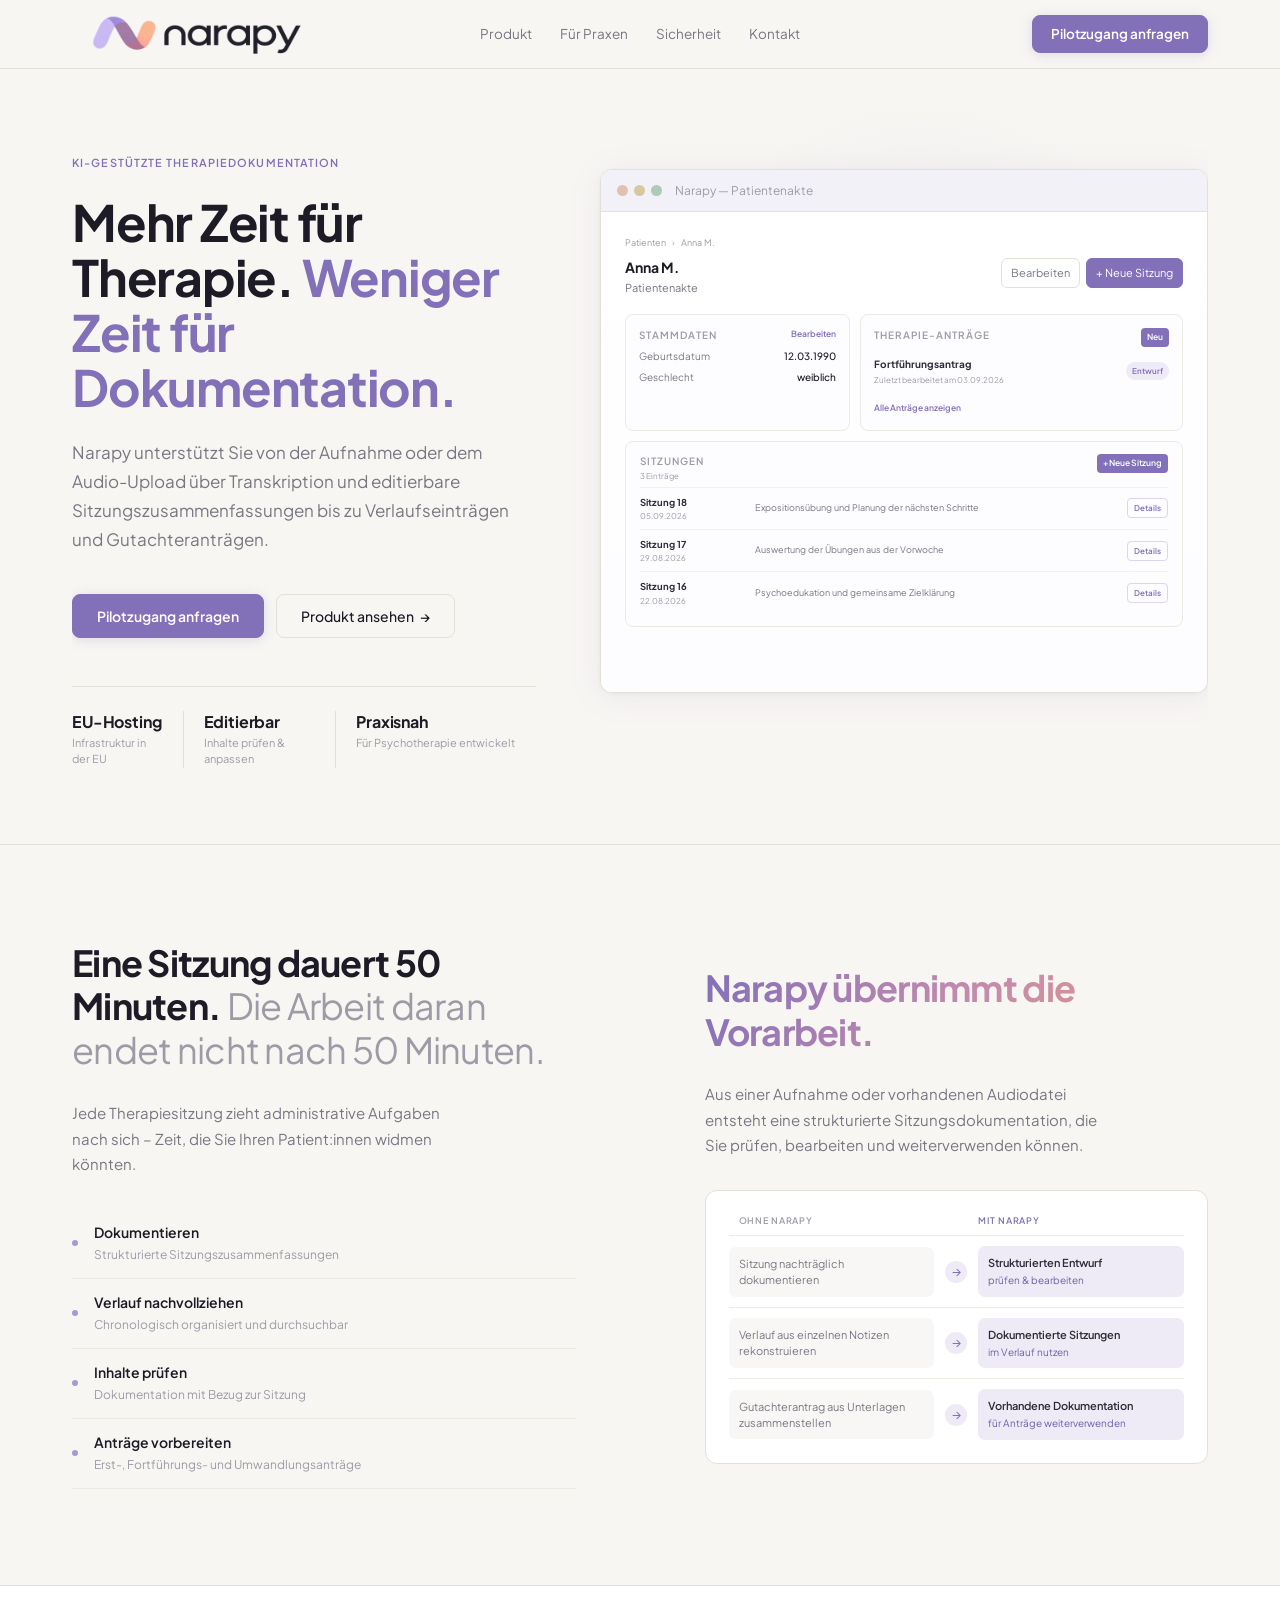
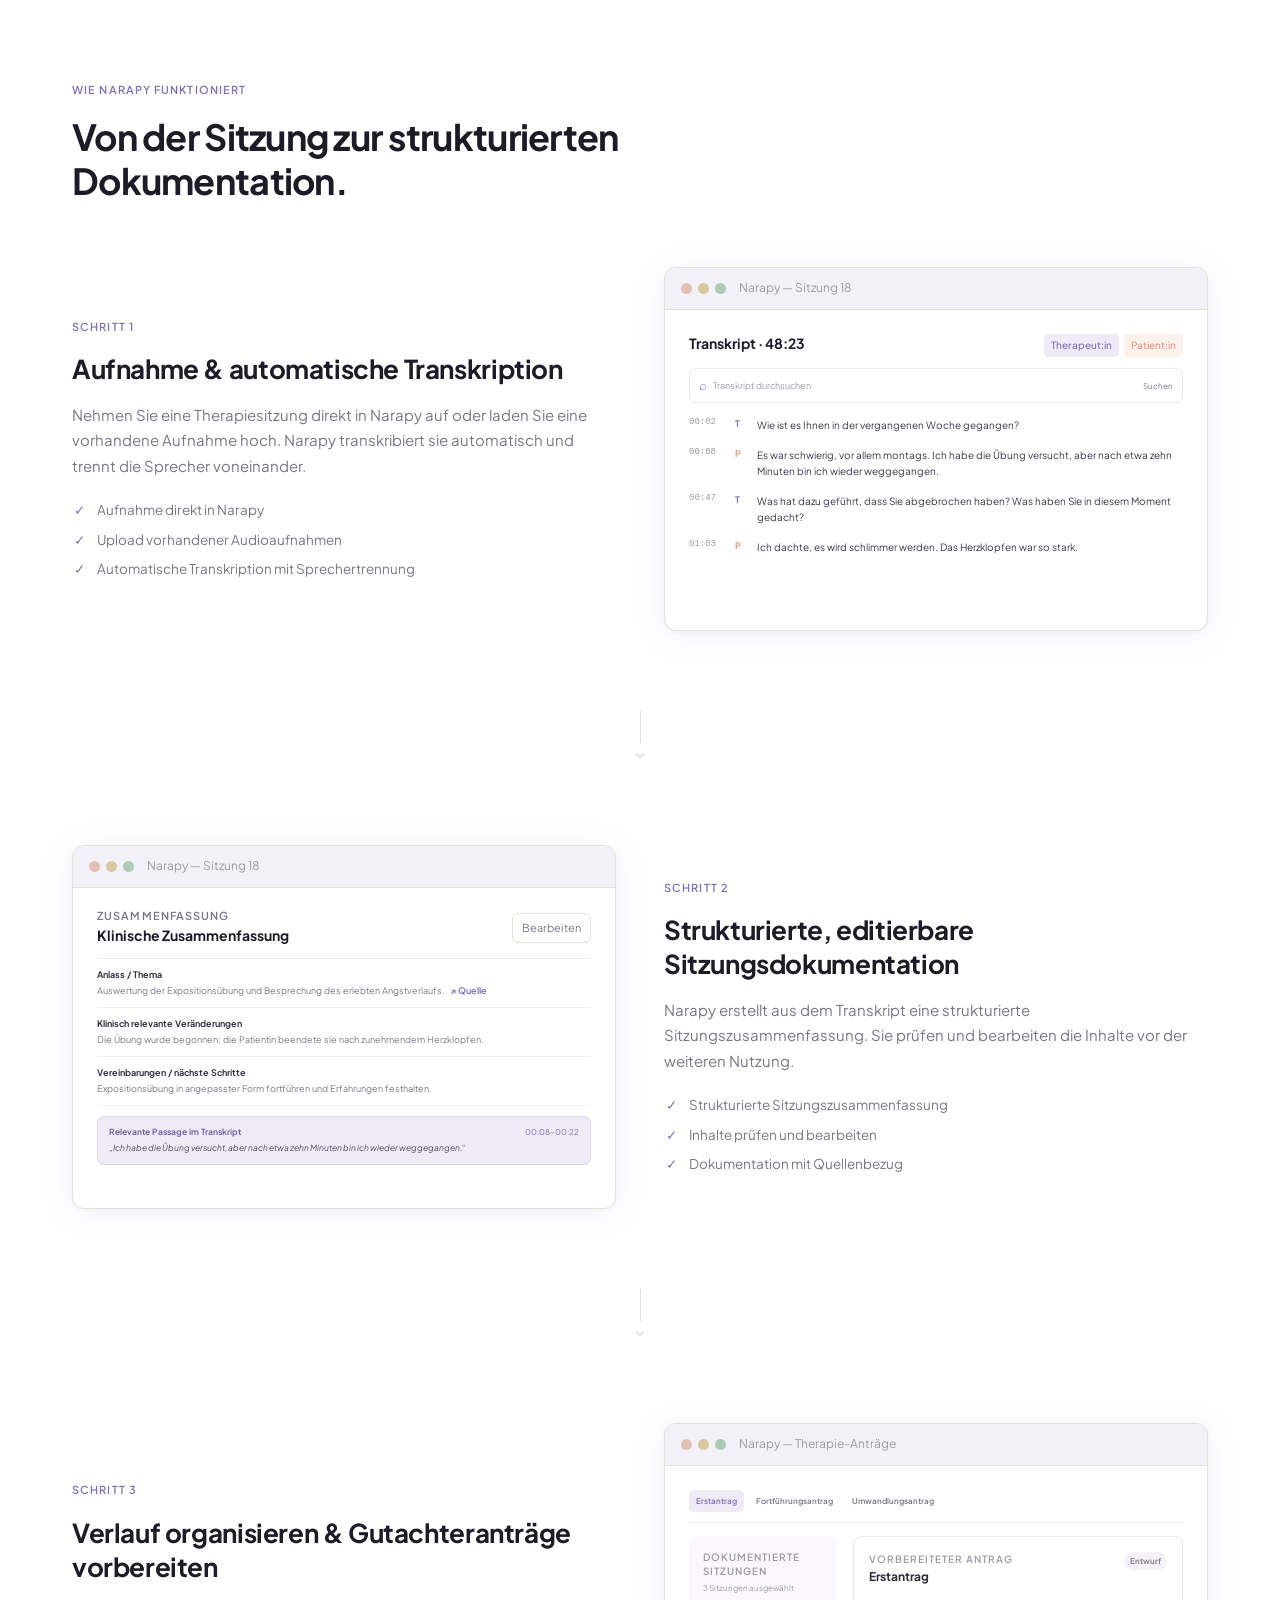
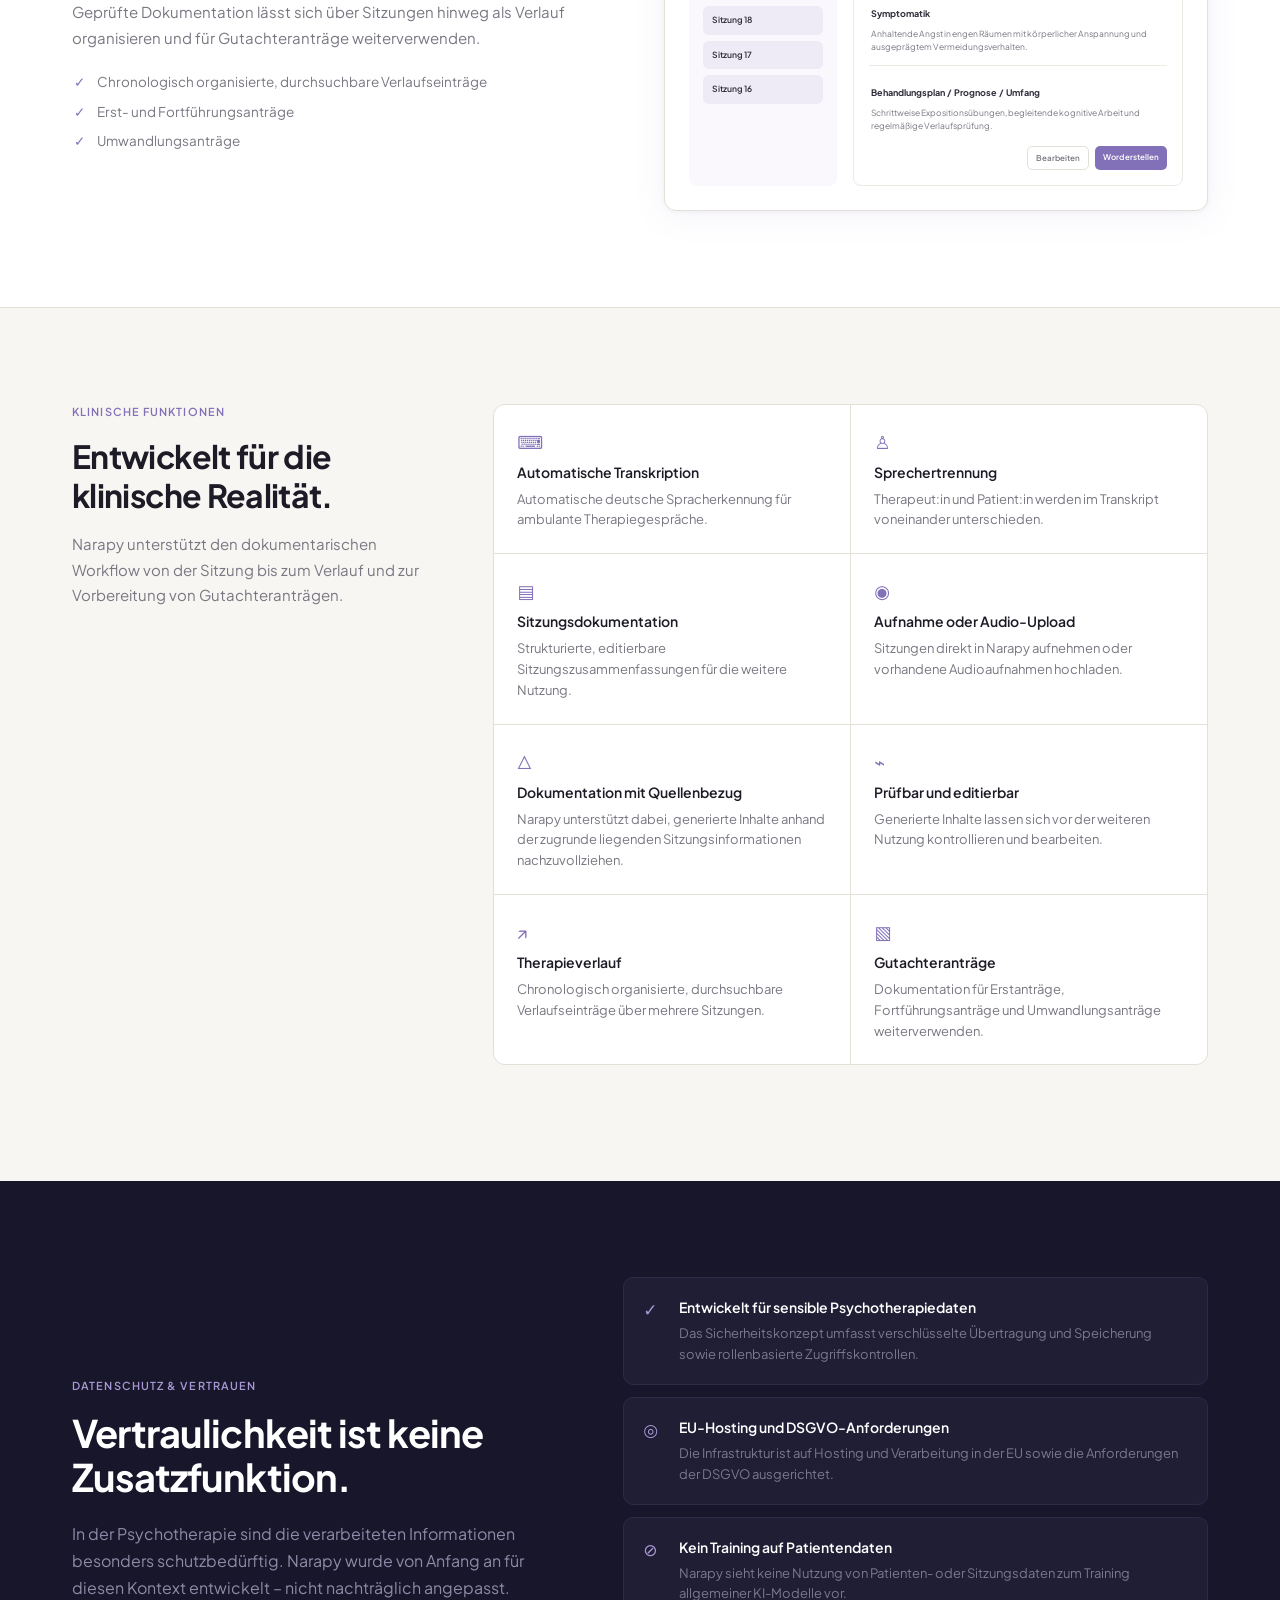
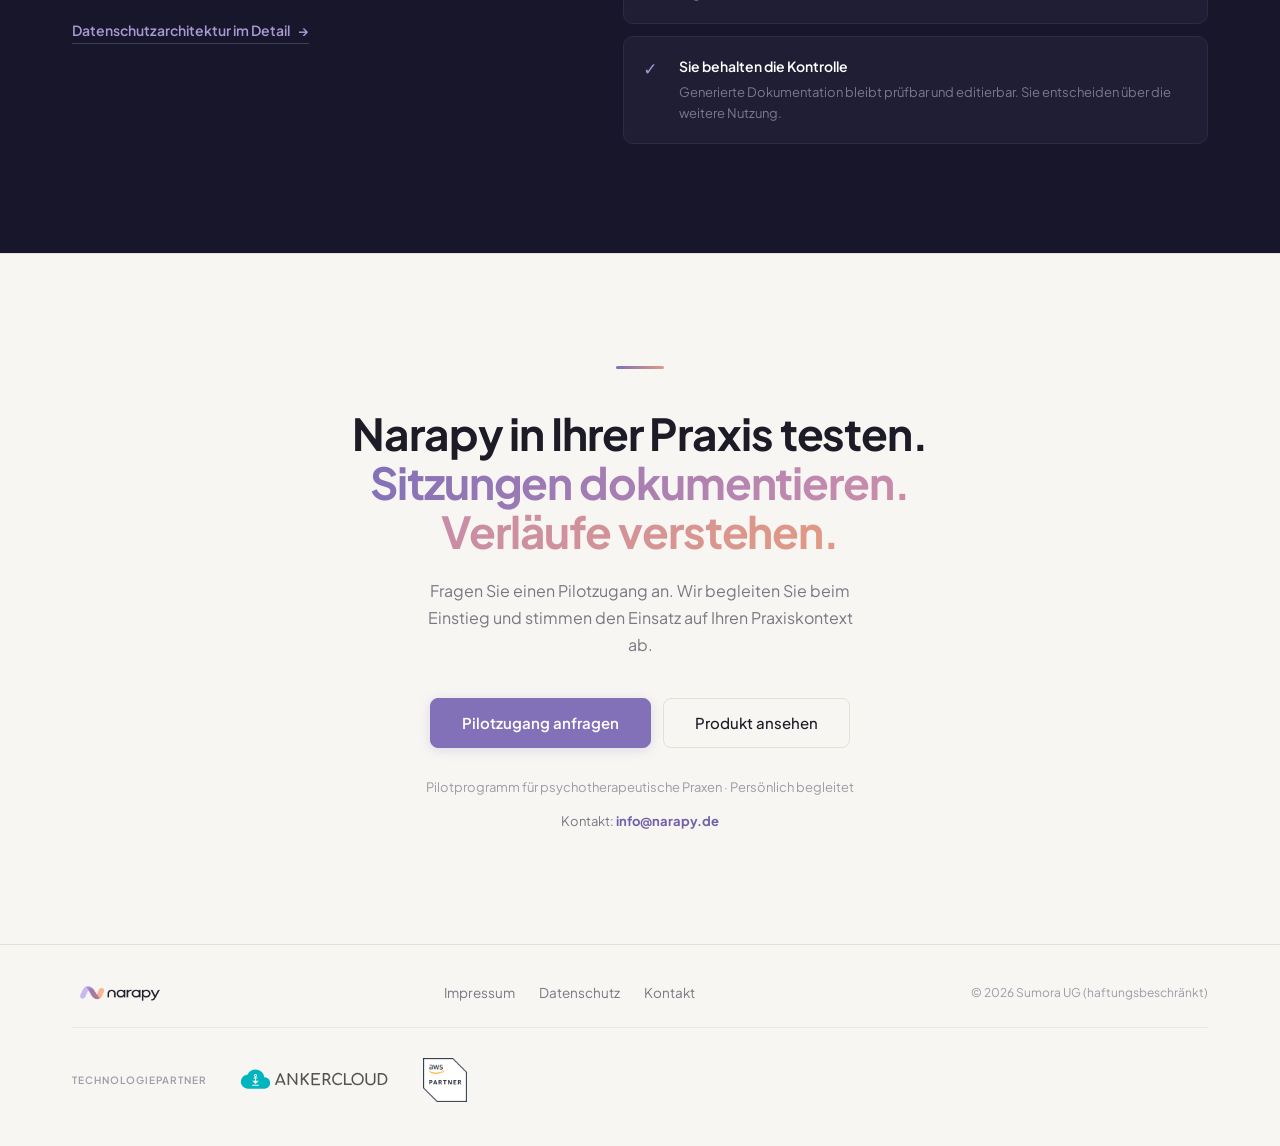
<file: index.html>
<!doctype html>
<html lang="de">
<head>
  <meta charset="UTF-8">
  <meta name="viewport" content="width=device-width, initial-scale=1">
  <title>Narapy – KI-gestützte Therapiedokumentation</title>
  <meta name="description" content="Narapy unterstützt psychotherapeutische Praxen bei Transkription, Sitzungsdokumentation, Verlaufseinträgen und Gutachteranträgen.">
  <meta name="robots" content="index, follow">
  <meta name="theme-color" content="#f8f6f3">
  <meta property="og:type" content="website">
  <meta property="og:locale" content="de_DE">
  <meta property="og:title" content="Narapy – KI-gestützte Therapiedokumentation">
  <meta property="og:description" content="Sitzungen dokumentieren. Verläufe verstehen.">
  <meta name="twitter:card" content="summary">
  <link rel="icon" href="assets/narapy/favicon.png" type="image/png">
  <link rel="stylesheet" href="styles.css">
  <script src="site.js" defer></script>
</head>
<body>
  <a class="skip-link" href="#main-content">Zum Inhalt springen</a>
  <header class="site-header">
    <div class="shell header-inner">
      <a class="brand" href="#top" aria-label="Narapy Startseite"><img src="assets/narapy/header-logo.png" alt="Narapy" width="300" height="100"></a>
      <nav class="desktop-nav" aria-label="Hauptnavigation"><a href="#produkt">Produkt</a><a href="#praxen">Für Praxen</a><a href="#sicherheit">Sicherheit</a><a href="#contact">Kontakt</a></nav>
      <a class="button button-small header-cta" href="mailto:info@narapy.de?subject=Pilotzugang%20anfragen" data-contact-link data-contact-subject="Pilotzugang anfragen">Pilotzugang anfragen</a>
      <button class="menu-toggle" type="button" aria-expanded="false" aria-controls="mobile-navigation" aria-label="Navigation öffnen"><span></span><span></span></button>
    </div>
    <nav class="mobile-nav" id="mobile-navigation" aria-label="Mobile Navigation" hidden>
      <a href="#produkt">Produkt</a><a href="#praxen">Für Praxen</a><a href="#sicherheit">Sicherheit</a><a href="#contact">Kontakt</a><a class="button button-small" href="mailto:info@narapy.de?subject=Pilotzugang%20anfragen" data-contact-link data-contact-subject="Pilotzugang anfragen">Pilotzugang anfragen</a>
    </nav>
  </header>

  <main id="main-content">
    <span id="top" class="anchor-target" aria-hidden="true"></span>
    <section class="hero section-shell" aria-labelledby="hero-title">
      <div class="hero-glow" aria-hidden="true"></div>
      <div class="hero-grid">
        <div class="hero-copy">
          <p class="eyebrow">KI-gestützte Therapiedokumentation</p>
          <h1 id="hero-title">Mehr Zeit für Therapie. <span>Weniger Zeit für Dokumentation.</span></h1>
          <p class="hero-lead">Narapy unterstützt Sie von der Aufnahme oder dem Audio-Upload über Transkription und editierbare Sitzungszusammenfassungen bis zu Verlaufseinträgen und Gutachteranträgen.</p>
          <div class="button-row"><a class="button" href="mailto:info@narapy.de?subject=Pilotzugang%20anfragen" data-contact-link data-contact-subject="Pilotzugang anfragen">Pilotzugang anfragen</a><a class="button button-secondary" href="#produkt">Produkt ansehen <span aria-hidden="true">→</span></a></div>
          <dl class="stats" aria-label="Produktvorteile"><div><dt>EU-Hosting</dt><dd>Infrastruktur in der EU</dd></div><div><dt>Editierbar</dt><dd>Inhalte prüfen &amp; anpassen</dd></div><div><dt>Praxisnah</dt><dd>Für Psychotherapie entwickelt</dd></div></dl>
        </div>
        <div class="app-window dashboard-window" aria-label="Beispielhafte Narapy Patientenakte">
          <div class="window-bar"><span class="window-dot dot-peach"></span><span class="window-dot dot-gold"></span><span class="window-dot dot-green"></span><span class="window-title">Narapy — Patientenakte</span></div>
          <div class="dashboard-body">
            <div class="dashboard-main patient-record">
              <div class="record-breadcrumb">Patienten <span>›</span> Anna M.</div>
              <div class="mock-heading-row record-heading"><div><h2>Anna M.</h2><p>Patientenakte</p></div><div class="mock-actions" aria-hidden="true"><span>Bearbeiten</span><span class="mock-primary">+ Neue Sitzung</span></div></div>
              <div class="record-overview">
                <article class="mock-card compact patient-info-card"><div class="mock-card-heading"><p class="mock-label">Stammdaten</p><span>Bearbeiten</span></div><dl class="mock-data"><div><dt>Geburtsdatum</dt><dd>12.03.1990</dd></div><div><dt>Geschlecht</dt><dd>weiblich</dd></div></dl></article>
                <article class="mock-card compact application-overview-card"><div class="mock-card-heading"><p class="mock-label">Therapie-Anträge</p><span class="mock-add">Neu</span></div><div class="application-overview-row"><div><strong>Fortführungsantrag</strong><small>Zuletzt bearbeitet am 03.09.2026</small></div><em>Entwurf</em></div><span class="mock-text-link">Alle Anträge anzeigen</span></article>
              </div>
              <article class="mock-card sessions-card"><div class="mock-card-heading"><div><p class="mock-label">Sitzungen</p><small>3 Einträge</small></div><span class="mock-add">+ Neue Sitzung</span></div><ol class="patient-session-list"><li><div><strong>Sitzung 18</strong><time>05.09.2026</time></div><p>Expositionsübung und Planung der nächsten Schritte</p><span>Details</span></li><li><div><strong>Sitzung 17</strong><time>29.08.2026</time></div><p>Auswertung der Übungen aus der Vorwoche</p><span>Details</span></li><li><div><strong>Sitzung 16</strong><time>22.08.2026</time></div><p>Psychoedukation und gemeinsame Zielklärung</p><span>Details</span></li></ol></article>
            </div>
          </div>
        </div>
      </div>
    </section>

    <section class="section section-border" id="praxen" aria-labelledby="problem-title">
      <div class="shell problem-grid">
        <div><h2 id="problem-title">Eine Sitzung dauert 50 Minuten. <span class="soft-heading">Die Arbeit daran endet nicht nach 50 Minuten.</span></h2><p>Jede Therapiesitzung zieht administrative Aufgaben nach sich – Zeit, die Sie Ihren Patient:innen widmen könnten.</p>
          <ul class="task-list"><li><span></span><div><strong>Dokumentieren</strong><small>Strukturierte Sitzungszusammenfassungen</small></div></li><li><span></span><div><strong>Verlauf nachvollziehen</strong><small>Chronologisch organisiert und durchsuchbar</small></div></li><li><span></span><div><strong>Inhalte prüfen</strong><small>Dokumentation mit Bezug zur Sitzung</small></div></li><li><span></span><div><strong>Anträge vorbereiten</strong><small>Erst-, Fortführungs- und Umwandlungsanträge</small></div></li></ul>
        </div>
        <div class="problem-divider" aria-hidden="true"></div>
        <div><h2 class="gradient-heading">Narapy übernimmt die Vorarbeit.</h2><p>Aus einer Aufnahme oder vorhandenen Audiodatei entsteht eine strukturierte Sitzungsdokumentation, die Sie prüfen, bearbeiten und weiterverwenden können.</p>
          <div class="comparison-card"><div class="comparison-head"><span>Ohne Narapy</span><span aria-hidden="true"></span><span>Mit Narapy</span></div><div class="transformation-list"><div class="transformation-row"><div class="transformation-side transformation-before">Sitzung nachträglich dokumentieren</div><span class="transformation-arrow" aria-hidden="true">→</span><div class="transformation-side transformation-after"><strong>Strukturierten Entwurf</strong><small>prüfen &amp; bearbeiten</small></div></div><div class="transformation-row"><div class="transformation-side transformation-before">Verlauf aus einzelnen Notizen rekonstruieren</div><span class="transformation-arrow" aria-hidden="true">→</span><div class="transformation-side transformation-after"><strong>Dokumentierte Sitzungen</strong><small>im Verlauf nutzen</small></div></div><div class="transformation-row"><div class="transformation-side transformation-before">Gutachterantrag aus Unterlagen zusammenstellen</div><span class="transformation-arrow" aria-hidden="true">→</span><div class="transformation-side transformation-after"><strong>Vorhandene Dokumentation</strong><small>für Anträge weiterverwenden</small></div></div></div></div>
        </div>
      </div>
    </section>

    <section class="section section-border product-section" id="produkt" aria-labelledby="product-title">
      <span id="product" class="anchor-target" aria-hidden="true"></span><span id="ablauf" class="anchor-target" aria-hidden="true"></span>
      <div class="shell">
        <div class="section-intro"><p class="eyebrow">Wie Narapy funktioniert</p><h2 id="product-title">Von der Sitzung zur strukturierten Dokumentation.</h2></div>
        <div class="workflow">
          <article class="workflow-step">
            <div class="step-copy"><p class="eyebrow">Schritt 1</p><h3>Aufnahme &amp; automatische Transkription</h3><p>Nehmen Sie eine Therapiesitzung direkt in Narapy auf oder laden Sie eine vorhandene Aufnahme hoch. Narapy transkribiert sie automatisch und trennt die Sprecher voneinander.</p><ul class="check-list"><li>Aufnahme direkt in Narapy</li><li>Upload vorhandener Audioaufnahmen</li><li>Automatische Transkription mit Sprechertrennung</li></ul></div>
            <div class="app-window transcript-window" aria-label="Beispielhaftes automatisches Transkript"><div class="window-bar"><span class="window-dot dot-peach"></span><span class="window-dot dot-gold"></span><span class="window-dot dot-green"></span><span class="window-title">Narapy — Sitzung 18</span></div><div class="mock-content"><div class="mock-heading-row transcript-heading"><h4>Transkript · 48:23</h4><div class="tags"><span>Therapeut:in</span><span class="peach-tag">Patient:in</span></div></div><div class="mock-search" aria-hidden="true"><span>⌕</span><span>Transkript durchsuchen</span><small>Suchen</small></div><div class="transcript-line"><time>00:02</time><b class="therapist">T</b><p>Wie ist es Ihnen in der vergangenen Woche gegangen?</p></div><div class="transcript-line"><time>00:08</time><b class="client">P</b><p>Es war schwierig, vor allem montags. Ich habe die Übung versucht, aber nach etwa zehn Minuten bin ich wieder weggegangen.</p></div><div class="transcript-line"><time>00:47</time><b class="therapist">T</b><p>Was hat dazu geführt, dass Sie abgebrochen haben? Was haben Sie in diesem Moment gedacht?</p></div><div class="transcript-line"><time>01:03</time><b class="client">P</b><p>Ich dachte, es wird schlimmer werden. Das Herzklopfen war so stark.</p></div></div></div>
          </article>
          <div class="flow-arrow" aria-hidden="true"><span></span><b>⌄</b></div>
          <article class="workflow-step reverse">
            <div class="step-copy"><p class="eyebrow">Schritt 2</p><h3>Strukturierte, editierbare Sitzungsdokumentation</h3><p>Narapy erstellt aus dem Transkript eine strukturierte Sitzungszusammenfassung. Sie prüfen und bearbeiten die Inhalte vor der weiteren Nutzung.</p><ul class="check-list"><li>Strukturierte Sitzungszusammenfassung</li><li>Inhalte prüfen und bearbeiten</li><li>Dokumentation mit Quellenbezug</li></ul></div>
            <div class="app-window documentation-window" aria-label="Beispielhafte editierbare Sitzungsdokumentation"><div class="window-bar"><span class="window-dot dot-peach"></span><span class="window-dot dot-gold"></span><span class="window-dot dot-green"></span><span class="window-title">Narapy — Sitzung 18</span></div><div class="mock-content documentation-content"><div class="mock-heading-row documentation-heading"><div><p class="mock-label">Zusammenfassung</p><h4>Klinische Zusammenfassung</h4></div><div class="mock-actions" aria-hidden="true"><span>Bearbeiten</span></div></div><div class="summary-sections"><article><h5>Anlass / Thema</h5><p>Auswertung der Expositionsübung und Besprechung des erlebten Angstverlaufs.<button type="button" tabindex="-1">↗ Quelle</button></p></article><article><h5>Klinisch relevante Veränderungen</h5><p>Die Übung wurde begonnen; die Patientin beendete sie nach zunehmendem Herzklopfen.</p></article><article><h5>Vereinbarungen / nächste Schritte</h5><p>Expositionsübung in angepasster Form fortführen und Erfahrungen festhalten.</p></article></div><div class="source-reference"><div><span>Relevante Passage im Transkript</span><small>00:08–00:22</small></div><p>„Ich habe die Übung versucht, aber nach etwa zehn Minuten bin ich wieder weggegangen.“</p></div></div></div>
          </article>
          <div class="flow-arrow" aria-hidden="true"><span></span><b>⌄</b></div>
          <article class="workflow-step">
            <div class="step-copy"><p class="eyebrow">Schritt 3</p><h3>Verlauf organisieren &amp; Gutachteranträge vorbereiten</h3><p>Geprüfte Dokumentation lässt sich über Sitzungen hinweg als Verlauf organisieren und für Gutachteranträge weiterverwenden.</p><ul class="check-list"><li>Chronologisch organisierte, durchsuchbare Verlaufseinträge</li><li>Erst- und Fortführungsanträge</li><li>Umwandlungsanträge</li></ul></div>
            <div class="app-window history-window" aria-label="Beispielhafte Vorbereitung eines Therapie-Antrags"><div class="window-bar"><span class="window-dot dot-peach"></span><span class="window-dot dot-gold"></span><span class="window-dot dot-green"></span><span class="window-title">Narapy — Therapie-Anträge</span></div><div class="mock-content application-workspace"><div class="application-tabs"><span class="active">Erstantrag</span><span>Fortführungsantrag</span><span>Umwandlungsantrag</span></div><div class="application-layout"><aside><div class="application-source-heading"><p class="mock-label">Dokumentierte Sitzungen</p><span>3 Sitzungen ausgewählt</span></div><ol class="application-source-list"><li>Sitzung 18</li><li>Sitzung 17</li><li>Sitzung 16</li></ol></aside><article class="application-draft"><div class="mock-card-heading"><div><p class="mock-label">Vorbereiteter Antrag</p><h4>Erstantrag</h4></div><em>Entwurf</em></div><div class="application-document"><section><strong>Symptomatik</strong><p>Anhaltende Angst in engen Räumen mit körperlicher Anspannung und ausgeprägtem Vermeidungsverhalten.</p></section><section><strong>Behandlungsplan / Prognose / Umfang</strong><p>Schrittweise Expositionsübungen, begleitende kognitive Arbeit und regelmäßige Verlaufsprüfung.</p></section></div><div class="draft-actions"><span>Bearbeiten</span><span>Word erstellen</span></div></article></div></div></div>
          </article>
        </div>
      </div>
    </section>

    <section class="section section-border features-section" aria-labelledby="features-title"><div class="shell features-layout"><div><p class="eyebrow">Klinische Funktionen</p><h2 id="features-title">Entwickelt für die klinische Realität.</h2><p>Narapy unterstützt den dokumentarischen Workflow von der Sitzung bis zum Verlauf und zur Vorbereitung von Gutachteranträgen.</p></div><div class="feature-grid"><article><span aria-hidden="true">⌨</span><h3>Automatische Transkription</h3><p>Automatische deutsche Spracherkennung für ambulante Therapiegespräche.</p></article><article><span aria-hidden="true">♙</span><h3>Sprechertrennung</h3><p>Therapeut:in und Patient:in werden im Transkript voneinander unterschieden.</p></article><article><span aria-hidden="true">▤</span><h3>Sitzungsdokumentation</h3><p>Strukturierte, editierbare Sitzungszusammenfassungen für die weitere Nutzung.</p></article><article><span aria-hidden="true">◉</span><h3>Aufnahme oder Audio-Upload</h3><p>Sitzungen direkt in Narapy aufnehmen oder vorhandene Audioaufnahmen hochladen.</p></article><article><span aria-hidden="true">△</span><h3>Dokumentation mit Quellenbezug</h3><p>Narapy unterstützt dabei, generierte Inhalte anhand der zugrunde liegenden Sitzungsinformationen nachzuvollziehen.</p></article><article><span aria-hidden="true">⌁</span><h3>Prüfbar und editierbar</h3><p>Generierte Inhalte lassen sich vor der weiteren Nutzung kontrollieren und bearbeiten.</p></article><article><span aria-hidden="true">↗</span><h3>Therapieverlauf</h3><p>Chronologisch organisierte, durchsuchbare Verlaufseinträge über mehrere Sitzungen.</p></article><article><span aria-hidden="true">▧</span><h3>Gutachteranträge</h3><p>Dokumentation für Erstanträge, Fortführungsanträge und Umwandlungsanträge weiterverwenden.</p></article></div></div></section>

    <section class="section security-section" id="sicherheit" aria-labelledby="security-title"><div class="shell security-layout"><div><p class="eyebrow">Datenschutz &amp; Vertrauen</p><h2 id="security-title">Vertraulichkeit ist keine Zusatzfunktion.</h2><p>In der Psychotherapie sind die verarbeiteten Informationen besonders schutzbedürftig. Narapy wurde von Anfang an für diesen Kontext entwickelt – nicht nachträglich angepasst.</p><a class="detail-link" href="privacypolicy.html">Datenschutzarchitektur im Detail <span aria-hidden="true">→</span></a></div><div class="trust-list"><article><span class="trust-icon" aria-hidden="true">✓</span><div><h3>Entwickelt für sensible Psychotherapiedaten</h3><p>Das Sicherheitskonzept umfasst verschlüsselte Übertragung und Speicherung sowie rollenbasierte Zugriffskontrollen.</p></div></article><article><span class="trust-icon" aria-hidden="true">◎</span><div><h3>EU-Hosting und DSGVO-Anforderungen</h3><p>Die Infrastruktur ist auf Hosting und Verarbeitung in der EU sowie die Anforderungen der DSGVO ausgerichtet.</p></div></article><article><span class="trust-icon" aria-hidden="true">⊘</span><div><h3>Kein Training auf Patientendaten</h3><p>Narapy sieht keine Nutzung von Patienten- oder Sitzungsdaten zum Training allgemeiner KI-Modelle vor.</p></div></article><article><span class="trust-icon" aria-hidden="true">✓</span><div><h3>Sie behalten die Kontrolle</h3><p>Generierte Dokumentation bleibt prüfbar und editierbar. Sie entscheiden über die weitere Nutzung.</p></div></article></div></div></section>

    <section class="section final-cta section-border" id="contact" aria-labelledby="contact-title"><div class="shell"><div class="gradient-rule" aria-hidden="true"></div><h2 id="contact-title">Narapy in Ihrer Praxis testen. <span class="gradient-heading">Sitzungen dokumentieren. Verläufe verstehen.</span></h2><p>Fragen Sie einen Pilotzugang an. Wir begleiten Sie beim Einstieg und stimmen den Einsatz auf Ihren Praxiskontext ab.</p><div class="button-row centered"><a class="button button-large" href="mailto:info@narapy.de?subject=Pilotzugang%20anfragen" data-contact-link data-contact-subject="Pilotzugang anfragen">Pilotzugang anfragen</a><a class="button button-secondary button-large" href="#produkt">Produkt ansehen</a></div><p class="cta-note">Pilotprogramm für psychotherapeutische Praxen · Persönlich begleitet</p><p class="contact-line">Kontakt: <a href="mailto:info@narapy.de" data-contact-link data-contact-email>info@narapy.de</a></p></div></section>
  </main>

  <footer class="site-footer"><div class="shell footer-inner"><a class="footer-brand" href="#top" aria-label="Narapy Startseite"><img src="assets/narapy/header-logo.png" alt="Narapy" width="300" height="100"></a><nav aria-label="Rechtliches und Kontakt"><a href="imprint.html">Impressum</a><a href="privacypolicy.html">Datenschutz</a><a href="#contact">Kontakt</a></nav><p>© <span data-current-year>2026</span> Sumora UG (haftungsbeschränkt)</p></div><div class="shell partner-strip" aria-label="Technologiepartner"><span>Technologiepartner</span><div class="partner-logos"><img class="partner-logo partner-logo-ankercloud" src="assets/partners/ankercloud-logo.svg" alt="Ankercloud"><span class="aws-badge-space"><img class="partner-logo partner-logo-aws" src="assets/partners/aws-partner-badge.png" alt="AWS Partner"></span></div></div></footer>
</body>
</html>
</file>
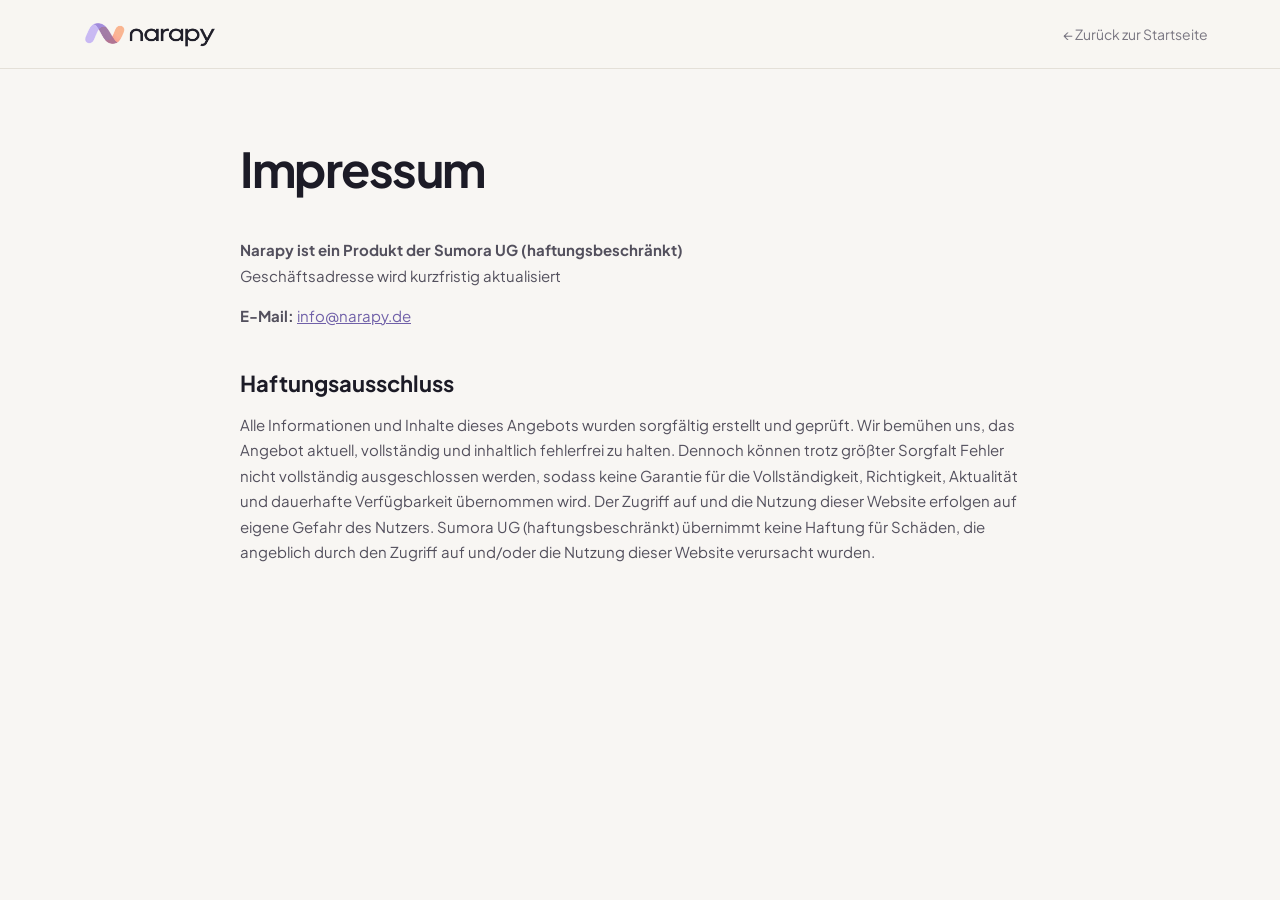
<file: imprint.html>
<!DOCTYPE html>
<html lang="de">
<head>
    <meta charset="UTF-8">
    <meta name="viewport" content="width=device-width, initial-scale=1.0">
    <title>Impressum – Narapy</title>
    <link rel="icon" href="assets/narapy/favicon.png" type="image/png">
    <link rel="stylesheet" href="styles.css">
    <script src="site.js" defer></script>
</head>
<body class="legal-page">
    <header class="legal-header"><div class="shell"><a class="brand" href="index.html"><img src="assets/narapy/header-logo.png" alt="Narapy" width="300" height="100"></a><a href="index.html">← Zurück zur Startseite</a></div></header>
    <main class="legal-main">
    <h1>Impressum</h1>
    <p><strong>Narapy ist ein Produkt der Sumora UG (haftungsbeschränkt)</strong><br>
    Geschäftsadresse wird kurzfristig aktualisiert</p>
    <p><strong>E-Mail:</strong> <a href="mailto:info@narapy.de" data-contact-link data-contact-email>info@narapy.de</a></p>

    <h2>Haftungsausschluss</h2>
    <p>Alle Informationen und Inhalte dieses Angebots wurden sorgfältig erstellt und geprüft. Wir bemühen uns, das Angebot aktuell, vollständig und inhaltlich fehlerfrei zu halten. Dennoch können trotz größter Sorgfalt Fehler nicht vollständig ausgeschlossen werden, sodass keine Garantie für die Vollständigkeit, Richtigkeit, Aktualität und dauerhafte Verfügbarkeit übernommen wird. Der Zugriff auf und die Nutzung dieser Website erfolgen auf eigene Gefahr des Nutzers. Sumora UG (haftungsbeschränkt) übernimmt keine Haftung für Schäden, die angeblich durch den Zugriff auf und/oder die Nutzung dieser Website verursacht wurden.</p>

    </main>
    </body>
</html>
</file>
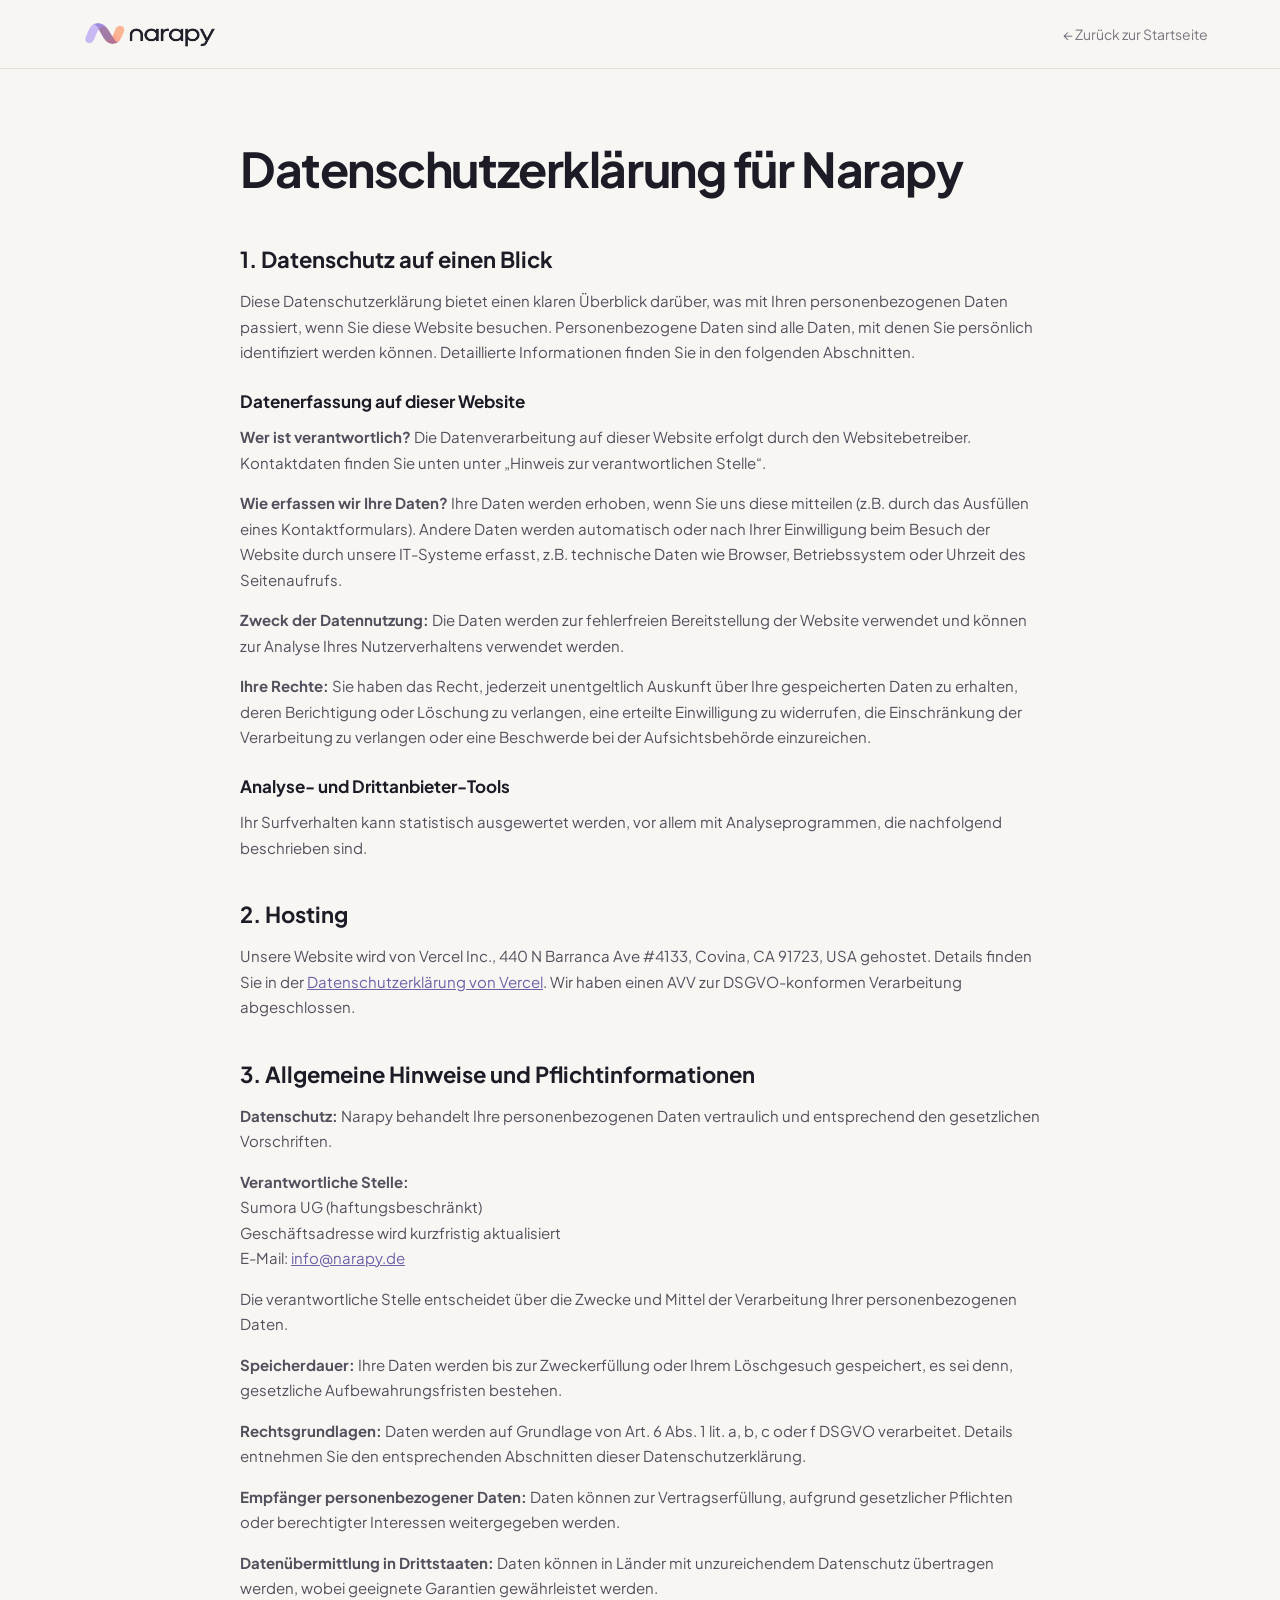
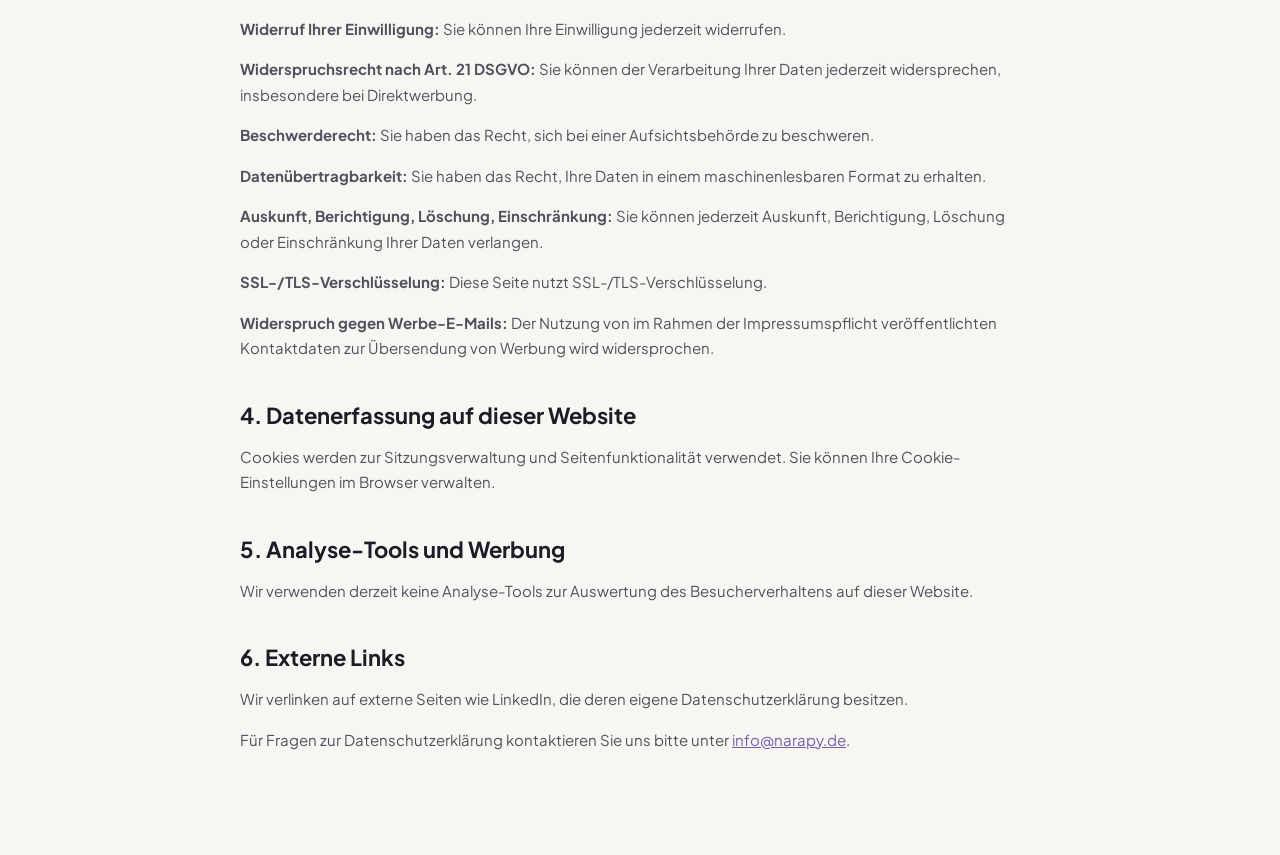
<file: privacypolicy.html>
<!DOCTYPE html>
<html lang="de">
<head>
    <meta charset="UTF-8">
    <meta name="viewport" content="width=device-width, initial-scale=1.0">
    <title>Narapy Datenschutzerklärung</title>
    <link rel="icon" href="assets/narapy/favicon.png" type="image/png">
    <link rel="stylesheet" href="styles.css">
    <script src="site.js" defer></script>
</head>
<body class="legal-page">
    <header class="legal-header"><div class="shell"><a class="brand" href="index.html"><img src="assets/narapy/header-logo.png" alt="Narapy" width="300" height="100"></a><a href="index.html">← Zurück zur Startseite</a></div></header>
    <main class="legal-main">
    <h1>Datenschutzerklärung für Narapy</h1>
    <h2>1. Datenschutz auf einen Blick</h2>
    <p>Diese Datenschutzerklärung bietet einen klaren Überblick darüber, was mit Ihren personenbezogenen Daten passiert, wenn Sie diese Website besuchen. Personenbezogene Daten sind alle Daten, mit denen Sie persönlich identifiziert werden können. Detaillierte Informationen finden Sie in den folgenden Abschnitten.</p>
    <h3>Datenerfassung auf dieser Website</h3>
    <p><strong>Wer ist verantwortlich?</strong> Die Datenverarbeitung auf dieser Website erfolgt durch den Websitebetreiber. Kontaktdaten finden Sie unten unter „Hinweis zur verantwortlichen Stelle“.</p>
    <p><strong>Wie erfassen wir Ihre Daten?</strong> Ihre Daten werden erhoben, wenn Sie uns diese mitteilen (z.B. durch das Ausfüllen eines Kontaktformulars). Andere Daten werden automatisch oder nach Ihrer Einwilligung beim Besuch der Website durch unsere IT-Systeme erfasst, z.B. technische Daten wie Browser, Betriebssystem oder Uhrzeit des Seitenaufrufs.</p>
    <p><strong>Zweck der Datennutzung:</strong> Die Daten werden zur fehlerfreien Bereitstellung der Website verwendet und können zur Analyse Ihres Nutzerverhaltens verwendet werden.</p>
    <p><strong>Ihre Rechte:</strong> Sie haben das Recht, jederzeit unentgeltlich Auskunft über Ihre gespeicherten Daten zu erhalten, deren Berichtigung oder Löschung zu verlangen, eine erteilte Einwilligung zu widerrufen, die Einschränkung der Verarbeitung zu verlangen oder eine Beschwerde bei der Aufsichtsbehörde einzureichen.</p>
    <h3>Analyse- und Drittanbieter-Tools</h3>
    <p>Ihr Surfverhalten kann statistisch ausgewertet werden, vor allem mit Analyseprogrammen, die nachfolgend beschrieben sind.</p>

    <h2>2. Hosting</h2>
    <p>Unsere Website wird von Vercel Inc., 440 N Barranca Ave #4133, Covina, CA 91723, USA gehostet. Details finden Sie in der <a href="https://vercel.com/legal/privacy-policy" target="_blank" rel="noopener noreferrer">Datenschutzerklärung von Vercel</a>. Wir haben einen AVV zur DSGVO-konformen Verarbeitung abgeschlossen.</p>

    <h2>3. Allgemeine Hinweise und Pflichtinformationen</h2>
    <p><strong>Datenschutz:</strong> Narapy behandelt Ihre personenbezogenen Daten vertraulich und entsprechend den gesetzlichen Vorschriften.</p>
    <p><strong>Verantwortliche Stelle:</strong><br> Sumora UG (haftungsbeschränkt)<br> Geschäftsadresse wird kurzfristig aktualisiert<br> E-Mail: <a href="mailto:info@narapy.de" data-contact-link data-contact-email>info@narapy.de</a></p>
    <p>Die verantwortliche Stelle entscheidet über die Zwecke und Mittel der Verarbeitung Ihrer personenbezogenen Daten.</p>
    <p><strong>Speicherdauer:</strong> Ihre Daten werden bis zur Zweckerfüllung oder Ihrem Löschgesuch gespeichert, es sei denn, gesetzliche Aufbewahrungsfristen bestehen.</p>
    <p><strong>Rechtsgrundlagen:</strong> Daten werden auf Grundlage von Art. 6 Abs. 1 lit. a, b, c oder f DSGVO verarbeitet. Details entnehmen Sie den entsprechenden Abschnitten dieser Datenschutzerklärung.</p>
    <p><strong>Empfänger personenbezogener Daten:</strong> Daten können zur Vertragserfüllung, aufgrund gesetzlicher Pflichten oder berechtigter Interessen weitergegeben werden.</p>
    <p><strong>Datenübermittlung in Drittstaaten:</strong> Daten können in Länder mit unzureichendem Datenschutz übertragen werden, wobei geeignete Garantien gewährleistet werden.</p>
    <p><strong>Widerruf Ihrer Einwilligung:</strong> Sie können Ihre Einwilligung jederzeit widerrufen.</p>
    <p><strong>Widerspruchsrecht nach Art. 21 DSGVO:</strong> Sie können der Verarbeitung Ihrer Daten jederzeit widersprechen, insbesondere bei Direktwerbung.</p>
    <p><strong>Beschwerderecht:</strong> Sie haben das Recht, sich bei einer Aufsichtsbehörde zu beschweren.</p>
    <p><strong>Datenübertragbarkeit:</strong> Sie haben das Recht, Ihre Daten in einem maschinenlesbaren Format zu erhalten.</p>
    <p><strong>Auskunft, Berichtigung, Löschung, Einschränkung:</strong> Sie können jederzeit Auskunft, Berichtigung, Löschung oder Einschränkung Ihrer Daten verlangen.</p>
    <p><strong>SSL-/TLS-Verschlüsselung:</strong> Diese Seite nutzt SSL-/TLS-Verschlüsselung.</p>
    <p><strong>Widerspruch gegen Werbe-E-Mails:</strong> Der Nutzung von im Rahmen der Impressumspflicht veröffentlichten Kontaktdaten zur Übersendung von Werbung wird widersprochen.</p>

    <h2>4. Datenerfassung auf dieser Website</h2>
    <p>Cookies werden zur Sitzungsverwaltung und Seitenfunktionalität verwendet. Sie können Ihre Cookie-Einstellungen im Browser verwalten.</p>

    <h2>5. Analyse-Tools und Werbung</h2>
    <p>Wir verwenden derzeit keine Analyse-Tools zur Auswertung des Besucherverhaltens auf dieser Website.</p>

    <h2>6. Externe Links</h2>
    <p>Wir verlinken auf externe Seiten wie LinkedIn, die deren eigene Datenschutzerklärung besitzen.</p>


    <p>Für Fragen zur Datenschutzerklärung kontaktieren Sie uns bitte unter <a href="mailto:info@narapy.de" data-contact-link data-contact-email>info@narapy.de</a>.</p>
    </main>
</body>
</html>
</file>
<file: styles.css>
@font-face {
  font-family: "Plus Jakarta Sans";
  src: url("assets/fonts/plus-jakarta-sans-variable.woff2") format("woff2");
  font-style: normal;
  font-weight: 200 800;
  font-display: swap;
}

@font-face {
  font-family: "Plus Jakarta Sans";
  src: url("assets/fonts/plus-jakarta-sans-italic-variable.woff2") format("woff2");
  font-style: italic;
  font-weight: 200 800;
  font-display: swap;
}

:root {
  --lavender: #8270b8;
  --lavender-hover: #7060a8;
  --lavender-light: #eeeaf6;
  --lavender-mid: #a898d4;
  --peach: #e29a82;
  --peach-light: #faf0ec;
  --charcoal: #1c1b26;
  --charcoal-soft: #2e2c3a;
  --muted: #7a7782;
  --muted-light: #9e9ba6;
  --border: #e4e0d8;
  --border-light: #ede9e3;
  --background: #f8f6f3;
  --white: #fff;
  --dark: #17162a;
  --dark-card: #201e35;
  --dark-border: #2d2a44;
  --radius: 12px;
  --font: "Plus Jakarta Sans", system-ui, sans-serif;
}

* { box-sizing: border-box; }
html { scroll-behavior: smooth; scroll-padding-top: 80px; }
body { margin: 0; background: var(--background); color: var(--charcoal); font-family: var(--font); line-height: 1.5; -webkit-font-smoothing: antialiased; }
body, button { font-family: var(--font); }
img { display: block; max-width: 100%; }
a { color: inherit; }
p, h1, h2, h3, h4, dl, dd { margin-top: 0; }
dd { margin-left: 0; }
p { color: var(--muted); line-height: 1.7; }
button, a { -webkit-tap-highlight-color: transparent; }
:focus-visible { outline: 3px solid rgba(130,112,184,.42); outline-offset: 3px; }
[hidden] { display: none !important; }
::-webkit-scrollbar { width: 6px; }
::-webkit-scrollbar-track { background: transparent; }
::-webkit-scrollbar-thumb { border-radius: 3px; background: #d0cbca; }

.skip-link { position: fixed; top: 8px; left: 8px; z-index: 1000; padding: 10px 14px; border-radius: 8px; background: var(--dark); color: white; font-size: 14px; font-weight: 700; text-decoration: none; transform: translateY(-160%); }
.skip-link:focus { transform: translateY(0); }
.shell, .section-shell { width: min(100% - 64px, 1136px); margin-inline: auto; }
.anchor-target { display: block; height: 0; position: relative; top: -80px; }
.section { padding-block: 96px; }
.section-border { border-top: 1px solid var(--border); }
.eyebrow { margin-bottom: 18px; color: var(--lavender); font-size: 11px; font-weight: 600; letter-spacing: .1em; line-height: 1.4; text-transform: uppercase; }
.gradient-heading { background: linear-gradient(120deg, var(--lavender), #c48aae 50%, var(--peach)); -webkit-background-clip: text; background-clip: text; color: transparent; }
.soft-heading { color: var(--muted-light); font-weight: 400; }

.site-header { position: sticky; top: 0; z-index: 50; border-bottom: 1px solid var(--border); background: rgba(248,246,243,.94); -webkit-backdrop-filter: blur(12px); backdrop-filter: blur(12px); }
.header-inner { min-height: 68px; display: grid; grid-template-columns: 1fr auto 1fr; align-items: center; gap: 24px; }
.brand img, .footer-brand img { width: auto; height: 52px; }
.site-header .brand img { transform: scale(1.6); transform-origin: left center; }
.desktop-nav { display: flex; align-items: center; gap: 28px; }
.header-cta { justify-self: end; }
.desktop-nav a, .site-footer nav a { color: var(--muted); font-size: 13.5px; text-decoration: none; transition: color .15s; }
.desktop-nav a:hover, .site-footer nav a:hover { color: var(--charcoal); }
.menu-toggle { display: none; width: 42px; height: 42px; border: 0; border-radius: 8px; background: transparent; align-items: center; justify-content: center; flex-direction: column; gap: 5px; cursor: pointer; }
.menu-toggle span { width: 21px; height: 2px; border-radius: 2px; background: var(--charcoal); transition: transform .18s; }
.menu-toggle[aria-expanded="true"] span:first-child { transform: translateY(3.5px) rotate(45deg); }
.menu-toggle[aria-expanded="true"] span:last-child { transform: translateY(-3.5px) rotate(-45deg); }
.mobile-nav { padding: 12px 24px 22px; border-top: 1px solid var(--border); background: var(--background); }
.mobile-nav a:not(.button) { display: block; padding: 10px 0; color: var(--muted); font-size: 15px; text-decoration: none; }
.mobile-nav .button { margin-top: 8px; }

.button { display: inline-flex; min-height: 44px; align-items: center; justify-content: center; gap: 6px; padding: 11px 24px; border: 1px solid var(--lavender); border-radius: 8px; background: var(--lavender); box-shadow: 0 2px 12px rgba(130,112,184,.22); color: white; font-size: 14px; font-weight: 600; line-height: 1.35; text-align: center; text-decoration: none; transition: background .15s, border-color .15s, transform .15s; }
.button:hover { background: var(--lavender-hover); border-color: var(--lavender-hover); transform: translateY(-1px); }
.button-small { min-height: 38px; padding: 7px 18px; font-size: 13.5px; }
.button-large { min-height: 50px; padding: 13px 31px; font-size: 15px; }
.button-secondary { border-color: var(--border); background: transparent; box-shadow: none; color: var(--charcoal); font-weight: 500; }
.button-secondary:hover { border-color: #c9c2d4; background: white; }
.button-row { display: flex; flex-wrap: wrap; gap: 12px; }

.hero { position: relative; overflow: clip; padding: 84px 0 60px; }
.hero-glow { position: absolute; z-index: -1; top: 20px; right: 4%; width: 480px; height: 480px; border-radius: 50%; background: radial-gradient(ellipse, rgba(130,112,184,.08), transparent 70%); pointer-events: none; }
.hero-grid { display: grid; grid-template-columns: minmax(0, 464px) minmax(0, 1fr); align-items: start; gap: 64px; }
.hero-copy { padding-top: 2px; }
.hero .eyebrow { margin-bottom: 24px; }
.hero h1 { margin-bottom: 24px; font-size: clamp(40px, 4.15vw, 50px); font-weight: 700; letter-spacing: -.025em; line-height: 1.1; }
.hero h1 span { color: var(--lavender); }
.hero-lead { max-width: 440px; margin-bottom: 40px; font-size: 17px; }
.hero .button-row { margin-bottom: 48px; }
.stats { display: flex; align-items: stretch; gap: 0; padding-top: 24px; border-top: 1px solid var(--border); }
.stats > div { min-width: 0; flex: 1 1 0; padding-inline: 20px; border-left: 1px solid var(--border); text-align: left; }
.stats > div:first-child { padding-left: 0; border-left: 0; }
.stats > div:first-child { flex-grow: .85; }.stats > div:nth-child(2) { flex-grow: 1.05; }.stats > div:last-child { flex-grow: 1.5; }
.stats dt { margin-bottom: 2px; font-size: 16px; font-weight: 700; hyphens: auto; letter-spacing: -.01em; line-height: 1.35; overflow-wrap: anywhere; }
.stats dd { color: var(--muted-light); font-size: 11px; hyphens: auto; line-height: 1.5; overflow-wrap: anywhere; }

.app-window { min-width: 0; overflow: hidden; border: 1px solid var(--border); border-radius: var(--radius); background: white; box-shadow: 0 4px 32px rgba(130,112,184,.1), 0 1px 4px rgba(0,0,0,.04); }
.dashboard-window { margin-top: 16px; }
.window-bar { height: 42px; display: flex; align-items: center; gap: 6px; padding: 0 16px; border-bottom: 1px solid var(--border); background: #f3f1f8; }
.window-dot { width: 11px; height: 11px; flex: 0 0 auto; border-radius: 50%; }
.dot-peach { background: #e4bfb4; }.dot-gold { background: #d8c8a0; }.dot-green { background: #aecab8; }
.window-title { margin-left: 7px; overflow: hidden; color: var(--muted-light); font-size: 12px; text-overflow: ellipsis; white-space: nowrap; }
.dashboard-body { height: 480px; overflow: hidden; }
.mock-label { margin-bottom: 11px; color: var(--muted-light); font-size: 10px; font-weight: 600; letter-spacing: .1em; line-height: 1.4; text-transform: uppercase; }
.dashboard-main { min-width: 0; padding: 24px; }
.patient-record { height: 100%; box-sizing: border-box; background: linear-gradient(180deg, #fff 0%, #fdfcff 100%); }
.record-breadcrumb { margin-bottom: 8px; color: var(--muted-light); font-size: 9px; }.record-breadcrumb span { margin-inline: 4px; color: var(--lavender-mid); }
.record-heading { margin-bottom: 13px; }
.mock-heading-row { display: flex; align-items: flex-start; justify-content: space-between; gap: 14px; margin-bottom: 18px; }
.mock-heading-row h2, .mock-heading-row h4 { margin-bottom: 3px; color: var(--charcoal); font-size: 14px; line-height: 1.4; }
.mock-heading-row p { margin: 0; color: var(--muted); font-size: 11px; line-height: 1.45; }
.mock-actions { display: flex; gap: 6px; }
.mock-actions span { padding: 6px 9px; border: 1px solid var(--border); border-radius: 6px; color: var(--muted); font-size: 11px; white-space: nowrap; }
.mock-actions .mock-primary { border-color: var(--lavender); background: var(--lavender); color: white; }
.tags { display: flex; flex-wrap: wrap; gap: 5px; margin-bottom: 17px; }
.tags span { padding: 4px 7px; border-radius: 4px; background: var(--lavender-light); color: var(--lavender); font-size: 10px; font-weight: 500; }
.tags .peach-tag { background: var(--peach-light); color: var(--peach); }
.mock-card { padding: 14px; border: 1px solid var(--border-light); border-radius: 8px; background: #fdfcff; }
.mock-card > p:last-child { margin-bottom: 0; color: #3c3a48; font-size: 11px; line-height: 1.6; }
.mock-card-grid { display: grid; grid-template-columns: 1fr 1fr; gap: 12px; margin-top: 12px; }
.mock-card.compact { padding: 13px; }
.mock-data > div { display: flex; justify-content: space-between; gap: 7px; margin-top: 6px; font-size: 10px; }
.mock-data dt { color: var(--muted); }.mock-data dd { color: var(--charcoal); font-weight: 500; text-align: right; }
.mock-date { margin-top: 12px !important; padding-top: 8px; border-top: 1px solid var(--border-light); color: var(--muted-light) !important; }
.record-overview { display: grid; grid-template-columns: .82fr 1.18fr; gap: 10px; margin-bottom: 10px; }
.mock-card-heading { display: flex; align-items: flex-start; justify-content: space-between; gap: 10px; }.mock-card-heading .mock-label { margin-bottom: 0; }.mock-card-heading > span, .mock-text-link { color: var(--lavender); font-size: 8.5px; font-weight: 600; }.mock-card-heading .mock-add { padding: 3px 6px; border-radius: 4px; background: var(--lavender); color: white; }
.patient-info-card .mock-data { margin-top: 7px; }
.application-overview-row { display: flex; align-items: center; justify-content: space-between; gap: 8px; margin: 10px 0 7px; }.application-overview-row strong, .application-overview-row small { display: block; }.application-overview-row strong { color: var(--charcoal-soft); font-size: 10px; }.application-overview-row small { margin-top: 2px; color: var(--muted-light); font-size: 8px; }.application-overview-row em, .application-draft em { padding: 3px 6px; border-radius: 99px; background: var(--lavender-light); color: var(--lavender); font-size: 8px; font-style: normal; font-weight: 600; }
.sessions-card { padding-block: 12px; }.sessions-card .mock-card-heading { margin-bottom: 5px; }.sessions-card .mock-card-heading small { display: block; margin-top: 2px; color: var(--muted-light); font-size: 8px; }.patient-session-list { margin: 0; padding: 0; list-style: none; }.patient-session-list li { display: grid; grid-template-columns: 105px minmax(0,1fr) auto; align-items: center; gap: 10px; padding: 7px 0; border-top: 1px solid #f2eff8; }.patient-session-list strong, .patient-session-list time { display: block; }.patient-session-list strong { color: var(--charcoal-soft); font-size: 9.5px; }.patient-session-list time { margin-top: 1px; color: var(--muted-light); font-size: 8px; }.patient-session-list p { margin: 0; color: var(--muted); font-size: 9px; line-height: 1.4; }.patient-session-list li > span { padding: 3px 6px; border: 1px solid #dcd5ed; border-radius: 4px; color: var(--lavender); font-size: 8px; font-weight: 600; }

.problem-grid { display: grid; grid-template-columns: minmax(0,1fr) 1px minmax(0,1fr); align-items: center; gap: 64px; }
.problem-grid h2 { margin-bottom: 28px; font-size: clamp(29px, 3vw, 36px); font-weight: 700; letter-spacing: -.02em; line-height: 1.22; }
.problem-grid > div > p { max-width: 400px; margin-bottom: 32px; font-size: 15px; }
.problem-divider { background: var(--border); }
.task-list { margin: 0; padding: 0; list-style: none; }
.task-list li { display: flex; align-items: center; gap: 16px; padding: 13.5px 0; border-bottom: 1px solid var(--border-light); }
.task-list li > span { width: 6px; height: 6px; flex: 0 0 auto; border-radius: 50%; background: var(--lavender-mid); }
.task-list strong, .task-list small { display: block; }
.task-list strong { font-size: 14px; font-weight: 600; }.task-list small { margin-top: 3px; color: var(--muted-light); font-size: 12px; }
.comparison-card { margin-top: 26px; padding: 23px; border: 1px solid var(--border); border-radius: var(--radius); background: white; }
.comparison-head, .transformation-row { display: grid; grid-template-columns: minmax(0,1fr) 26px minmax(0,1fr); gap: 9px; }.comparison-head { align-items: end; margin-bottom: 8px; padding-inline: 10px; }.comparison-head span { color: var(--muted-light); font-size: 9px; font-weight: 600; letter-spacing: .08em; text-transform: uppercase; }.comparison-head span:last-child { color: var(--lavender); }.transformation-list { border-top: 1px solid var(--border-light); }.transformation-row { align-items: center; padding-block: 10px; border-bottom: 1px solid var(--border-light); }.transformation-row:last-child { padding-bottom: 0; border-bottom: 0; }.transformation-side { min-width: 0; padding: 9px 10px; border-radius: 7px; font-size: 11px; line-height: 1.45; }.transformation-before { background: #f8f7f5; color: var(--muted); }.transformation-after { background: var(--lavender-light); color: var(--charcoal-soft); }.transformation-after strong, .transformation-after small { display: block; }.transformation-after strong { font-weight: 600; }.transformation-after small { margin-top: 2px; color: var(--lavender-hover); font-size: 10px; }.transformation-arrow { width: 22px; height: 22px; display: grid; place-self: center; place-items: center; border-radius: 50%; background: var(--lavender-light); color: var(--lavender); font-size: 13px; }

.product-section { position: relative; background: white; }
.section-intro { max-width: 560px; margin-bottom: 64px; }
.section-intro h2 { margin-bottom: 0; font-size: clamp(30px, 3vw, 36px); letter-spacing: -.02em; line-height: 1.22; }
.workflow { display: flex; flex-direction: column; gap: 80px; }
.workflow-step { display: grid; grid-template-columns: minmax(0,1fr) minmax(0,1fr); align-items: center; gap: 48px; }
.workflow-step.reverse .step-copy { order: 2; }.workflow-step.reverse .app-window { order: 1; }
.step-copy h3 { margin-bottom: 16px; font-size: 26px; font-weight: 700; letter-spacing: -.015em; line-height: 1.3; }
.step-copy > p:not(.eyebrow) { margin-bottom: 22px; font-size: 15px; }
.check-list { display: grid; gap: 9px; margin: 0; padding: 0; list-style: none; }
.check-list li { position: relative; padding-left: 25px; color: var(--muted); font-size: 13.5px; line-height: 1.5; }
.check-list li::before { content: "✓"; position: absolute; left: 2px; top: 0; color: var(--lavender); font-weight: 750; }
.flow-arrow { display: flex; flex-direction: column; align-items: center; height: 54px; color: var(--border); }.flow-arrow span { width: 1px; height: 32px; background: currentColor; }.flow-arrow b { margin-top: -7px; font-size: 19px; font-weight: 400; }
.mock-content { min-height: 320px; padding: 24px; }
.transcript-heading { margin-bottom: 11px; }.transcript-heading .tags { margin-bottom: 0; }
.mock-search { display: grid; grid-template-columns: auto minmax(0,1fr) auto; align-items: center; gap: 6px; margin-bottom: 13px; padding: 7px 9px; border: 1px solid var(--border-light); border-radius: 6px; color: var(--muted-light); font-size: 9px; }.mock-search > span:first-child { color: var(--lavender); font-size: 13px; }.mock-search small { color: var(--muted); font-size: 8px; }
.transcript-line { display: grid; grid-template-columns: 38px 14px minmax(0,1fr); align-items: start; gap: 8px; margin-top: 14px; }
.transcript-line time { color: var(--muted-light); font: 9px ui-monospace, SFMono-Regular, Menlo, monospace; }.transcript-line b { font-size: 9px; }.transcript-line .therapist { color: var(--lavender); }.transcript-line .client { color: var(--peach); }.transcript-line p { margin: 0; color: #3c3a48; font-size: 10px; line-height: 1.6; }
.documentation-content { padding-block: 20px; }.documentation-heading { align-items: center; margin-bottom: 9px; }.documentation-heading .mock-label { margin-bottom: 2px; }.summary-sections { border-top: 1px solid var(--border-light); }.summary-sections article { padding: 9px 0; border-bottom: 1px solid #f2eff8; }.summary-sections h5 { margin: 0 0 3px; color: var(--charcoal-soft); font-size: 9px; font-weight: 650; }.summary-sections p { margin: 0; color: var(--muted); font-size: 9px; line-height: 1.5; }.summary-sections button { margin-left: 5px; padding: 0; border: 0; background: transparent; color: var(--lavender); font: inherit; font-weight: 650; }.source-reference { margin-top: 10px; padding: 9px 11px; border: 1px solid #ddd6ef; border-radius: 7px; background: var(--lavender-light); }.source-reference > div { display: flex; justify-content: space-between; gap: 10px; margin-bottom: 4px; }.source-reference span { color: var(--lavender-hover); font-size: 8.5px; font-weight: 650; }.source-reference small { color: var(--lavender); font-size: 8px; }.source-reference p { margin: 0; color: #514c60; font-size: 8.5px; font-style: italic; line-height: 1.45; }
.application-tabs { display: flex; gap: 5px; margin-bottom: 13px; padding-bottom: 10px; border-bottom: 1px solid var(--border-light); }.application-tabs span { padding: 5px 7px; border-radius: 5px; color: var(--muted); font-size: 8px; font-weight: 600; }.application-tabs .active { background: var(--lavender-light); color: var(--lavender); }
.application-layout { display: grid; grid-template-columns: minmax(0,.62fr) minmax(0,1.38fr); gap: 16px; }.application-layout > aside { padding: 14px; border-radius: 8px; background: #faf8fd; }.application-source-heading .mock-label { margin-bottom: 4px; }.application-source-heading > span { display: block; color: var(--muted-light); font-size: 8px; }.application-source-list { display: grid; gap: 6px; margin: 12px 0 0; padding: 0; list-style: none; }.application-source-list li { padding: 8px 9px; border-radius: 6px; background: var(--lavender-light); color: var(--charcoal-soft); font-size: 8.5px; font-weight: 600; }
.application-draft { padding: 15px; border: 1px solid var(--border-light); border-radius: 8px; background: white; }.application-draft h4 { margin: 2px 0 0; color: var(--charcoal-soft); font-size: 12px; }.application-draft em { background: #f4f1fa; color: var(--muted); }.application-document { margin-top: 13px; }.application-document section { padding: 0 2px 12px; }.application-document section + section { padding-top: 12px; border-top: 1px solid var(--border-light); }.application-document strong { color: var(--charcoal-soft); font-size: 9px; }.application-document p { max-width: 290px; margin: 4px 0 0; color: var(--muted); font-size: 8.5px; line-height: 1.55; }.draft-actions { display: flex; justify-content: flex-end; gap: 6px; margin-top: 1px; }.draft-actions span { padding: 5px 8px; border-radius: 5px; color: var(--muted); font-size: 8px; font-weight: 600; }.draft-actions span:first-child { border: 1px solid var(--border); background: white; }.draft-actions span:last-child { background: var(--lavender); color: white; }

.features-layout { display: grid; grid-template-columns: minmax(260px,1fr) minmax(0,2fr); gap: 64px; }
.features-layout > div:first-child > p:last-child { font-size: 15px; }
.features-layout h2 { margin-bottom: 16px; font-size: 32px; font-weight: 700; letter-spacing: -.02em; line-height: 1.22; }
.feature-grid { display: grid; grid-template-columns: repeat(2, minmax(0,1fr)); gap: 1px; overflow: hidden; border: 1px solid var(--border); border-radius: var(--radius); background: var(--border); }
.feature-grid article { padding: 23px; background: white; }.feature-grid article > span { display: block; min-height: 24px; margin-bottom: 7px; color: var(--lavender); font-size: 18px; }.feature-grid h3 { margin-bottom: 6px; font-size: 14px; font-weight: 600; }.feature-grid p { margin: 0; font-size: 13px; line-height: 1.6; }

.security-section { background: var(--dark); }
.security-layout { display: grid; grid-template-columns: minmax(0,1fr) minmax(0,1.2fr); align-items: center; gap: 64px; }
.security-section h2 { margin-bottom: 21px; color: white; font-size: clamp(32px, 3.2vw, 38px); letter-spacing: -.025em; line-height: 1.16; }.security-section > div > div:first-child > p:not(.eyebrow) { color: #8e8ba8; font-size: 16px; }.security-section .eyebrow, .detail-link { color: var(--lavender-mid); }.detail-link { display: inline-flex; gap: 8px; padding-bottom: 2px; border-bottom: 1px solid rgba(168,152,212,.3); font-size: 14px; font-weight: 600; text-decoration: none; }
.trust-list { display: grid; gap: 12px; }.trust-list article { display: flex; gap: 16px; padding: 19px; border: 1px solid var(--dark-border); border-radius: 10px; background: var(--dark-card); }.trust-icon { flex: 0 0 20px; color: var(--lavender-mid); font-size: 17px; }.trust-list h3 { margin-bottom: 5px; color: white; font-size: 14px; font-weight: 600; }.trust-list p { margin: 0; color: #7a7890; font-size: 13px; line-height: 1.6; }

.final-cta { padding-block: 112px; text-align: center; }.gradient-rule { width: 48px; height: 3px; margin: 0 auto 40px; border-radius: 99px; background: linear-gradient(90deg,var(--lavender),var(--peach)); }.final-cta h2 { max-width: 640px; margin: 0 auto 20px; font-size: clamp(34px,4vw,44px); font-weight: 700; letter-spacing: -.025em; line-height: 1.12; }.final-cta > div > p { max-width: 440px; margin: 0 auto 40px; font-size: 16px; }.button-row.centered { justify-content: center; margin-bottom: 28px; }.final-cta .cta-note { margin-bottom: 12px; color: var(--muted-light); font-size: 13px; }.final-cta .contact-line { margin-bottom: 0; color: var(--muted); font-size: 13px; }.contact-line a { color: var(--lavender-hover); font-weight: 700; text-decoration: none; }

.site-footer { padding-block: 32px; border-top: 1px solid var(--border); }.footer-inner { display: flex; align-items: center; justify-content: space-between; gap: 24px; }.footer-brand img { height: 32px; }.site-footer nav { display: flex; flex-wrap: wrap; gap: 24px; }.site-footer p { margin: 0; color: var(--muted-light); font-size: 12px; }
.partner-strip { display: flex; align-items: center; justify-content: flex-start; gap: 28px; margin-top: 18px; padding-top: 18px; border-top: 1px solid var(--border-light); }.partner-strip > span { color: var(--muted-light); font-size: 10px; font-weight: 600; letter-spacing: .1em; text-transform: uppercase; }.partner-logos { display: flex; align-items: center; gap: 16px; }.partner-logo { width: auto; object-fit: contain; }.partner-logo-ankercloud { height: 40px; }.aws-badge-space { display: inline-flex; padding: 12px; }.partner-logo-aws { height: 44px; }

.legal-page { min-height: 100vh; background: var(--background); }.legal-header { border-bottom: 1px solid var(--border); background: rgba(248,246,243,.96); }.legal-header .shell { min-height: 68px; display: flex; align-items: center; justify-content: space-between; gap: 20px; }.legal-header a { color: var(--muted); font-size: 14px; text-decoration: none; }.legal-main { width: min(100% - 48px, 800px); margin: 0 auto; padding: 64px 0 88px; }.legal-main h1 { margin-bottom: 32px; font-size: clamp(34px,6vw,48px); letter-spacing: -.03em; }.legal-main h2 { margin-top: 38px; margin-bottom: 12px; font-size: 22px; }.legal-main h3 { margin-top: 24px; margin-bottom: 10px; font-size: 17px; }.legal-main p { color: #53505d; font-size: 15px; }.legal-main a { color: var(--lavender-hover); }

@media (min-width: 851px) {
  .features-section { padding-bottom: 116px; }
  .security-section { padding-bottom: 109px; }
}

@media (max-width: 1030px) {
  .site-header .brand img { transform: scale(1.35); }
  .hero-grid { grid-template-columns: minmax(0, .9fr) minmax(460px, 1.1fr); gap: 36px; }
  .hero { width: min(100% - 48px, 1200px); }
  .problem-grid, .features-layout, .security-layout { gap: 42px; }
  .dashboard-main { padding: 18px; }
}

@media (max-width: 850px) {
  .shell, .section-shell { width: min(100% - 48px, 720px); }
  .header-inner { display: flex; }.site-header .brand img { height: 60px; transform: none; }.desktop-nav, .header-cta { display: none; }.menu-toggle { display: flex; }
  .hero, .section { padding-block: 72px; }
  .hero-grid, .problem-grid, .features-layout, .security-layout { grid-template-columns: 1fr; gap: 48px; }
  .hero-copy { max-width: 650px; }.hero-lead { max-width: 580px; }.dashboard-window { margin-top: 0; }
  .problem-divider { display: none; }
  .workflow { gap: 42px; }.workflow-step { grid-template-columns: 1fr; gap: 35px; }.workflow-step.reverse .step-copy, .workflow-step.reverse .app-window { order: initial; }.flow-arrow { height: 34px; }
  .features-layout > div:first-child { max-width: 560px; }
  .footer-inner { flex-wrap: wrap; }.site-footer p { width: 100%; }
}

@media (max-width: 580px) {
  .shell, .section-shell { width: min(100% - 32px, 540px); }
  .header-inner { min-height: 62px; }.brand img { height: 44px; }.site-header .brand img { height: 50px; }.mobile-nav { padding-inline: 16px; }
  .hero, .section { padding-block: 56px; }.hero { padding-top: 52px; }
  .hero h1 { font-size: 38px; }.hero-lead { font-size: 15.5px; }.hero-glow { width: 300px; height: 300px; right: -60px; }
  .button-row .button { width: 100%; }.stats { display: grid; grid-template-columns: minmax(0,.9fr) minmax(0,1fr) minmax(0,1.45fr); }.stats > div { padding-inline: 10px; }.stats dt { font-size: 14px; line-height: 1.4; }.stats dd { font-size: 9px; }
  .dashboard-body { height: auto; min-height: 0; }.dashboard-main { padding: 15px; }.record-heading .mock-actions { display: none; }.record-overview { grid-template-columns: minmax(0,.85fr) minmax(0,1.15fr); }.patient-session-list li { grid-template-columns: 82px minmax(0,1fr) auto; gap: 7px; }.patient-session-list p { font-size: 8.5px; }.mock-card-grid { grid-template-columns: 1fr; }.mock-card-grid .mock-card:last-child { display: none; }
  .problem-grid { gap: 42px; }.problem-grid h2, .section-intro h2, .features-layout h2 { font-size: 30px; }.comparison-card { padding: 18px; }.comparison-head, .transformation-row { grid-template-columns: minmax(0,1fr) 22px minmax(0,1fr); gap: 7px; }.comparison-head { padding-inline: 8px; }.transformation-side { padding: 8px; font-size: 10.5px; }
  .section-intro { margin-bottom: 45px; }.workflow { gap: 30px; }.step-copy h3 { font-size: 23px; }.mock-content { min-height: 0; padding: 17px; }.transcript-line { grid-template-columns: 32px 12px minmax(0,1fr); gap: 6px; }.transcript-line:nth-of-type(5) { display: none; }
  .application-layout { grid-template-columns: 1fr; gap: 10px; }.application-layout > aside { padding: 12px; }.application-source-list { grid-template-columns: repeat(3,minmax(0,1fr)); gap: 5px; margin-top: 9px; }.application-source-list li { padding: 7px 5px; text-align: center; }.application-draft { padding: 13px; }
  .feature-grid { grid-template-columns: 1fr; }.feature-grid article { padding: 20px; }
  .security-section { padding-block: 64px; }.trust-list article { padding: 17px; }
  .final-cta h2 { font-size: 34px; }.final-cta > div > p { font-size: 15px; }.cta-note { padding-inline: 10px; }
  .footer-inner { flex-direction: column; align-items: flex-start; }.site-footer nav { gap: 18px; }.site-footer p { width: auto; }.partner-strip { align-items: flex-start; flex-direction: column; gap: 10px; margin-top: 16px; padding-top: 16px; }.partner-logos { gap: 14px; }.partner-logo-ankercloud { height: 34px; }.partner-logo-aws { height: 40px; }
  .legal-main { width: min(100% - 32px, 800px); padding-top: 48px; }
}

@media (max-width: 360px) {
  .stats > div:last-child dt { font-size: 12px; }
  .record-overview { grid-template-columns: 1fr; }.patient-session-list p { display: none; }.patient-session-list li { grid-template-columns: minmax(0,1fr) auto; }
}

@media (prefers-reduced-motion: reduce) {
  html { scroll-behavior: auto; }
  *, *::before, *::after { scroll-behavior: auto !important; transition-duration: .01ms !important; animation-duration: .01ms !important; animation-iteration-count: 1 !important; }
}
</file>
